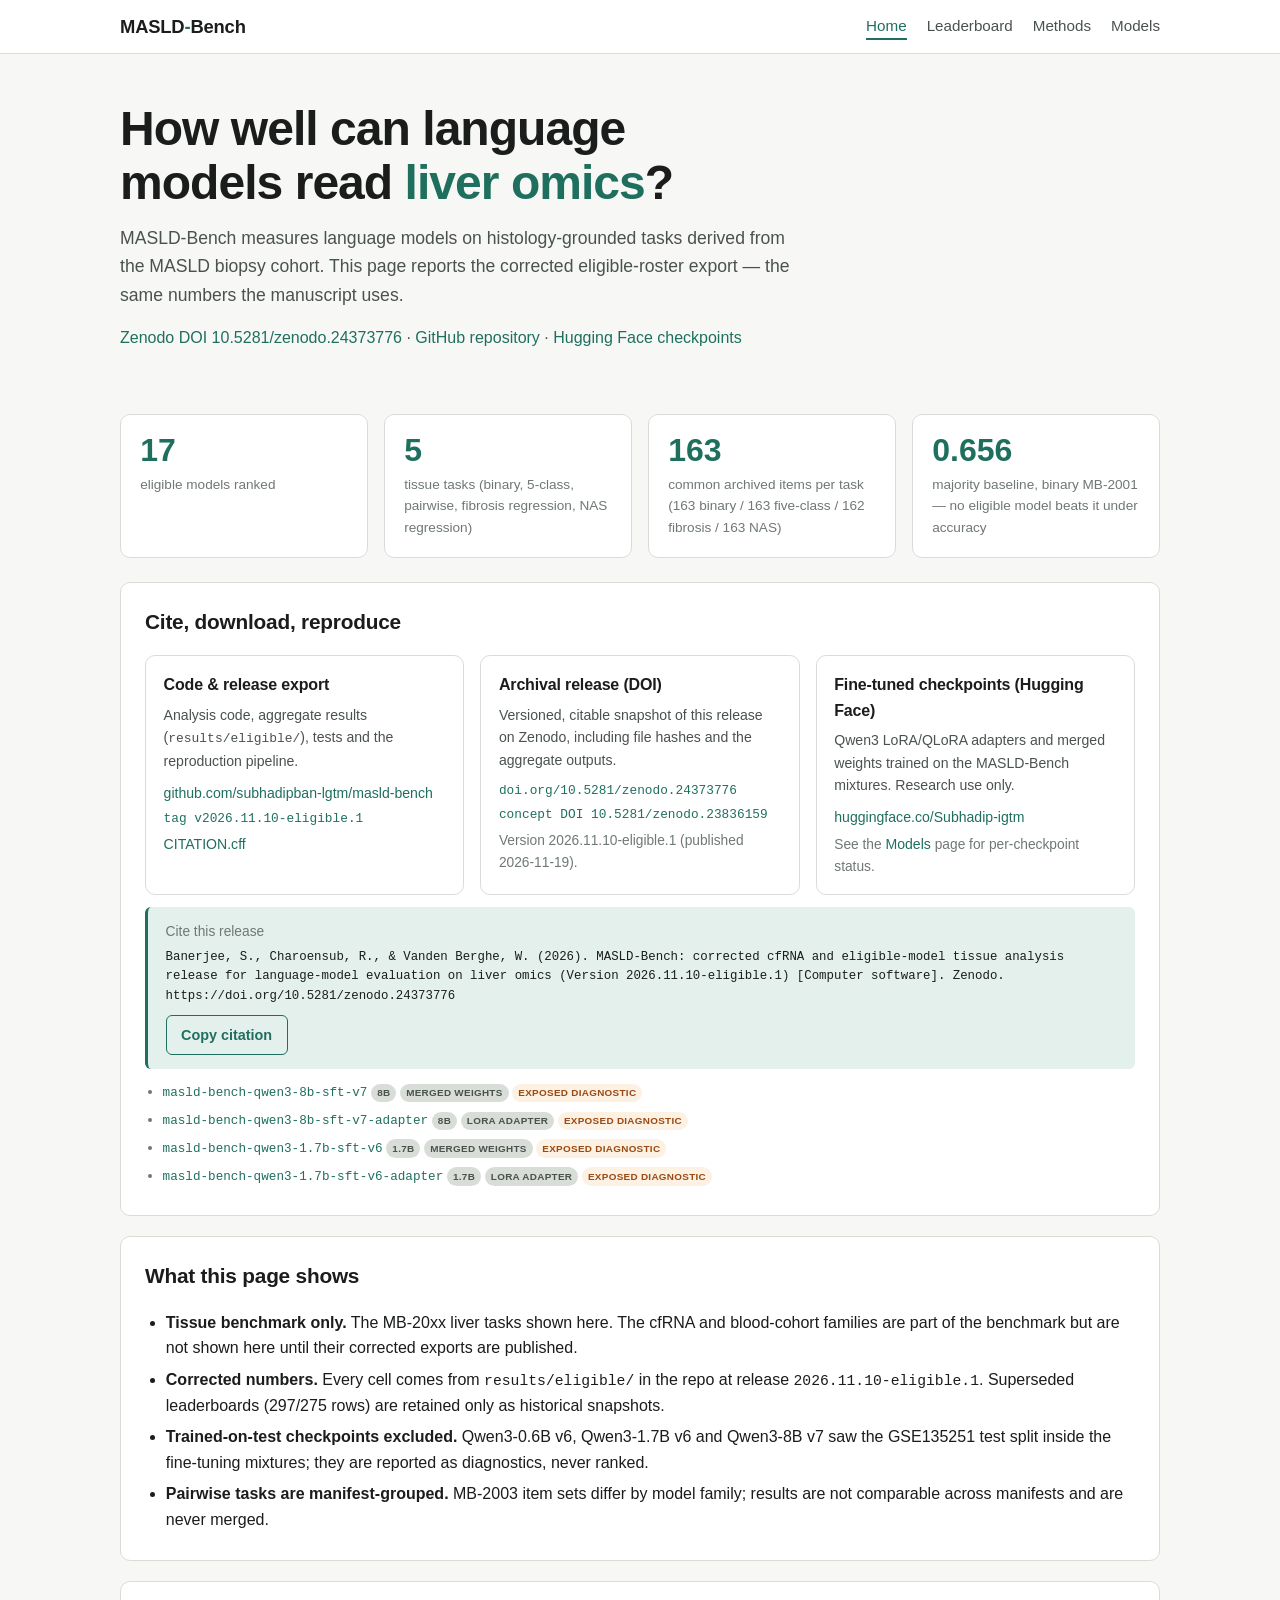
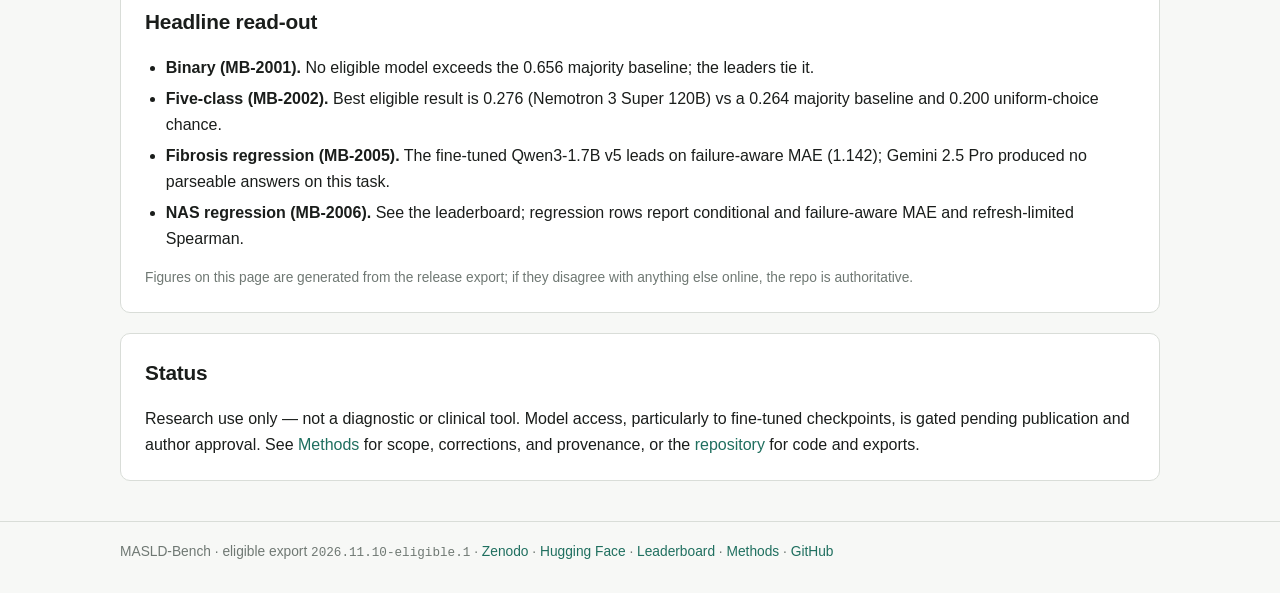
<file: site/index.html>
<!doctype html>
<html lang="en">
<head>
<meta charset="utf-8">
<meta name="viewport" content="width=device-width, initial-scale=1">
<title>MASLD-Bench — histology-grounded omics LLM benchmark</title>
<meta name="description" content="MASLD-Bench: corrected, histology-grounded benchmark for LLM reasoning over liver omics. Eligible-roster leaderboard from export 2026.11.10-eligible.1. Code on GitHub, archival release on Zenodo, fine-tuned checkpoints on Hugging Face.">
<link rel="stylesheet" href="assets/style.css">
</head>
<body data-page="home">
<header class="site">
  <div class="wrap">
    <div class="brand">MASLD<span class="accent">-</span>Bench</div>
    <nav class="site">
      <a href="index.html" data-page="home">Home</a>
      <a href="leaderboard.html" data-page="leaderboard">Leaderboard</a>
      <a href="methods.html" data-page="methods">Methods</a>
      <a href="models.html" data-page="models">Models</a>
    </nav>
  </div>
</header>

<div class="wrap">
  <div class="hero">
    <h1>How well can language models read <span class="accent">liver omics</span>?</h1>
    <p class="lede">MASLD-Bench measures language models on histology-grounded tasks derived from
      the MASLD biopsy cohort. This page reports the corrected eligible-roster export —
      the same numbers the manuscript uses.</p>
    <p class="lede small">
      <a href="https://doi.org/10.5281/zenodo.24373776">Zenodo DOI 10.5281/zenodo.24373776</a> ·
      <a href="https://github.com/subhadipban-lgtm/masld-bench">GitHub repository</a> ·
      <a href="https://huggingface.co/Subhadip-igtm">Hugging Face checkpoints</a>
    </p>
  </div>

  <div class="kpi-row">
    <div class="kpi-card"><div class="kpi">17</div><div class="kpi-note">eligible models ranked</div></div>
    <div class="kpi-card"><div class="kpi">5</div><div class="kpi-note">tissue tasks (binary, 5-class, pairwise, fibrosis regression, NAS regression)</div></div>
    <div class="kpi-card"><div class="kpi">163</div><div class="kpi-note">common archived items per task (163 binary / 163 five-class / 162 fibrosis / 163 NAS)</div></div>
    <div class="kpi-card"><div class="kpi">0.656</div><div class="kpi-note">majority baseline, binary MB-2001 — no eligible model beats it under accuracy</div></div>
  </div>

  <div class="card">
    <h2>Cite, download, reproduce</h2>
    <div data-masld-resources></div>
  </div>

  <div class="card">
    <h2>What this page shows</h2>
    <ul>
      <li><b>Tissue benchmark only.</b> The MB-20xx liver tasks shown here. The cfRNA and blood-cohort families are part of the benchmark but are not shown here until their corrected exports are published.</li>
      <li><b>Corrected numbers.</b> Every cell comes from <code>results/eligible/</code> in the repo at release <span class="mono">2026.11.10-eligible.1</span>. Superseded leaderboards (297/275 rows) are retained only as historical snapshots.</li>
      <li><b>Trained-on-test checkpoints excluded.</b> Qwen3-0.6B v6, Qwen3-1.7B v6 and Qwen3-8B v7 saw the GSE135251 test split inside the fine-tuning mixtures; they are reported as diagnostics, never ranked.</li>
      <li><b>Pairwise tasks are manifest-grouped.</b> MB-2003 item sets differ by model family; results are not comparable across manifests and are never merged.</li>
    </ul>
  </div>

  <div class="card">
    <h2>Headline read-out</h2>
    <ul>
      <li><b>Binary (MB-2001).</b> No eligible model exceeds the 0.656 majority baseline; the leaders tie it.</li>
      <li><b>Five-class (MB-2002).</b> Best eligible result is 0.276 (Nemotron 3 Super 120B) vs a 0.264 majority baseline and 0.200 uniform-choice chance.</li>
      <li><b>Fibrosis regression (MB-2005).</b> The fine-tuned Qwen3-1.7B v5 leads on failure-aware MAE (1.142); Gemini 2.5 Pro produced no parseable answers on this task.</li>
      <li><b>NAS regression (MB-2006).</b> See the leaderboard; regression rows report conditional and failure-aware MAE and refresh-limited Spearman.</li>
    </ul>
    <p class="note">Figures on this page are generated from the release export; if they disagree with anything else online, the repo is authoritative.</p>
  </div>

  <div class="card">
    <h2>Status</h2>
    <p>Research use only — not a diagnostic or clinical tool. Model access, particularly to fine-tuned checkpoints, is gated pending publication and author approval. See <a href="methods.html">Methods</a> for scope, corrections, and provenance, or the <a href="https://github.com/subhadipban-lgtm/masld-bench">repository</a> for code and exports.</p>
  </div>
</div>

<footer class="site">
  <div class="wrap">
    MASLD-Bench · eligible export <span class="mono">2026.11.10-eligible.1</span> ·
    <a href="https://doi.org/10.5281/zenodo.24373776">Zenodo</a> ·
    <a href="https://huggingface.co/Subhadip-igtm">Hugging Face</a> ·
    <a href="leaderboard.html">Leaderboard</a> ·
    <a href="methods.html">Methods</a> ·
    <a href="https://github.com/subhadipban-lgtm/masld-bench">GitHub</a>
  </div>
</footer>
<script src="assets/app.js"></script>
</body>
</html>
</file>
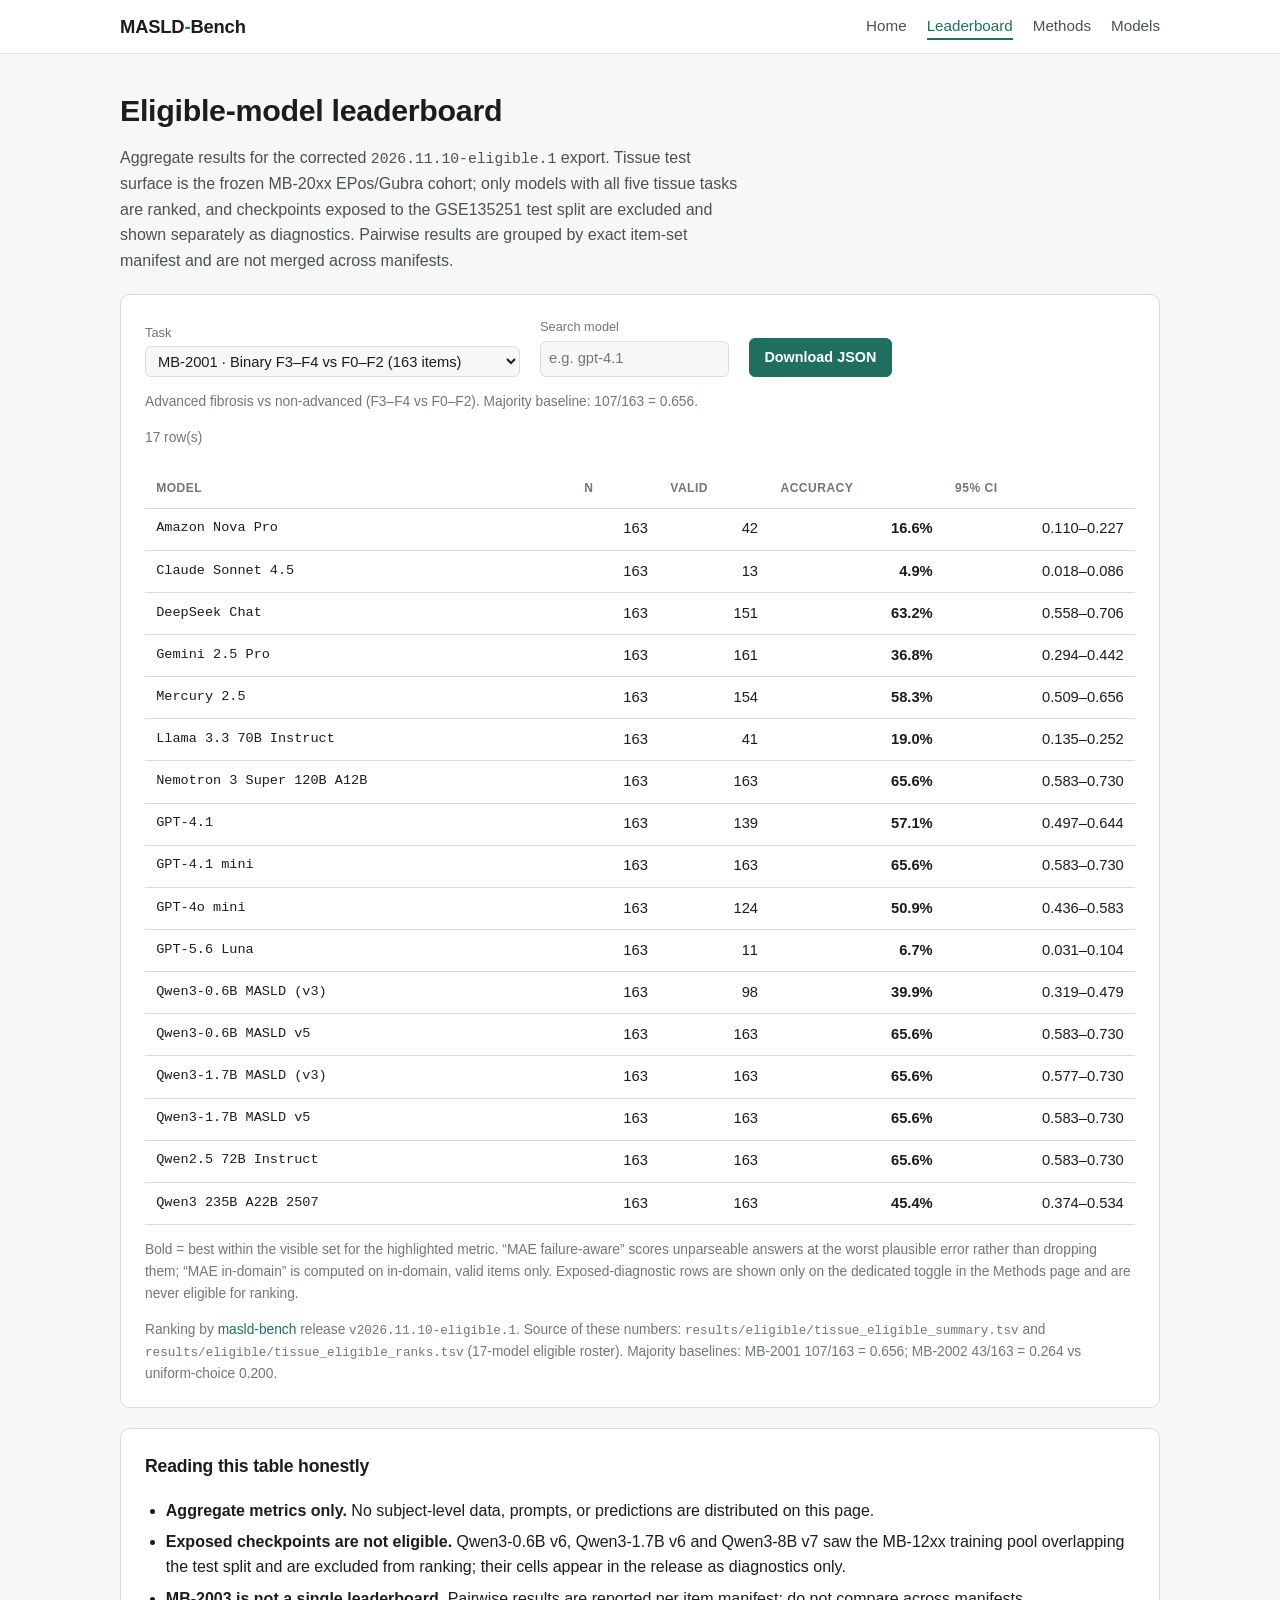
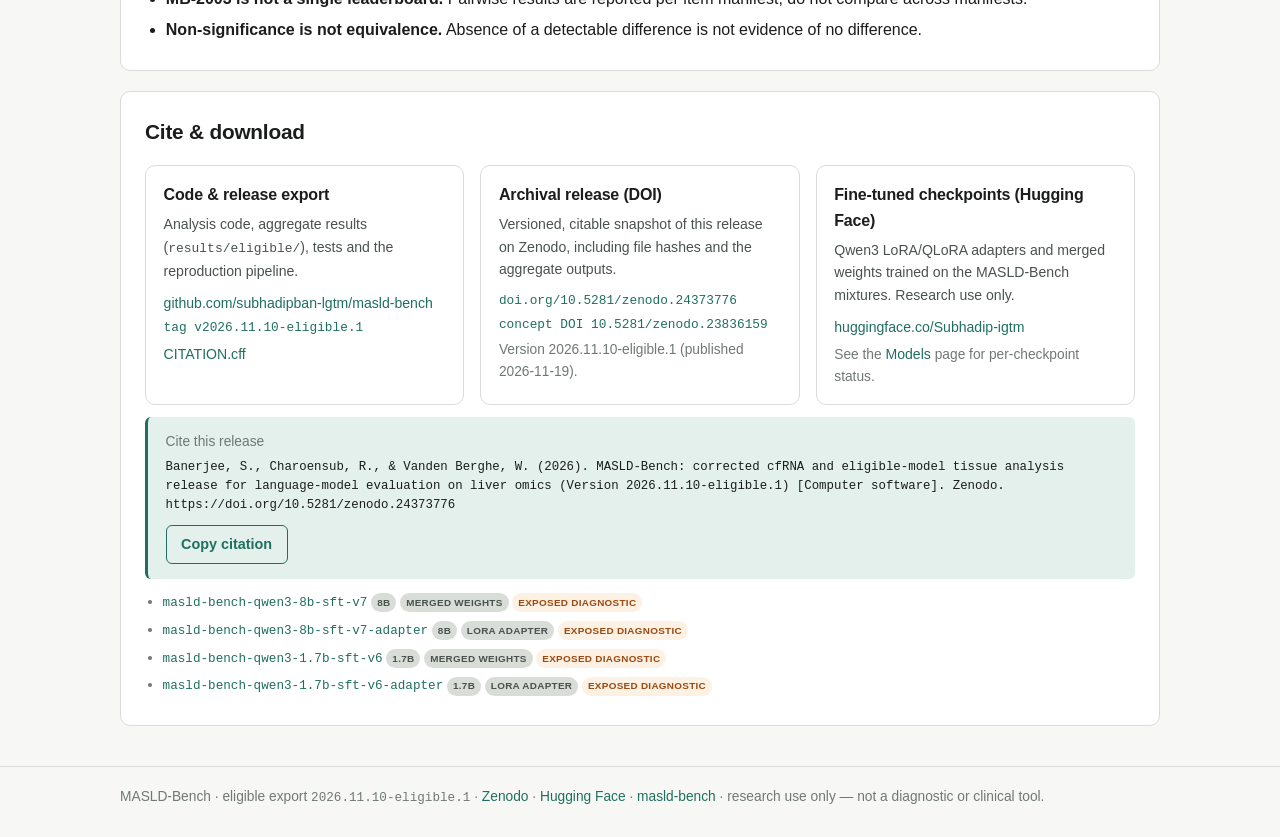
<file: site/leaderboard.html>
<!doctype html>
<html lang="en">
<head>
<meta charset="utf-8">
<meta name="viewport" content="width=device-width, initial-scale=1">
<title>MASLD-Bench — Leaderboard (eligible roster)</title>
<meta name="description" content="Aggregate, aggregate-only results for the MASLD-Bench eligible roster: histology-grounded omics-LLM benchmark, corrected cfRNA and tissue analysis, export 2026.11.10-eligible.1.">
<link rel="stylesheet" href="assets/style.css">
</head>
<body data-page="leaderboard">
<header class="site">
  <div class="wrap">
    <div class="brand">MASLD<span class="accent">-</span>Bench</div>
    <nav class="site">
      <a href="index.html" data-page="home">Home</a>
      <a href="leaderboard.html" data-page="leaderboard">Leaderboard</a>
      <a href="methods.html" data-page="methods">Methods</a>
      <a href="models.html" data-page="models">Models</a>
    </nav>
  </div>
</header>

<div class="wrap">
  <h1>Eligible-model leaderboard</h1>
  <p class="lede small">Aggregate results for the corrected <code>2026.11.10-eligible.1</code>
  export. Tissue test surface is the frozen MB-20xx EPos/Gubra cohort; only models with all five
  tissue tasks are ranked, and checkpoints exposed to the GSE135251 test split are excluded and shown
  separately as diagnostics. Pairwise results are grouped by exact item-set manifest and are not merged
  across manifests.</p>

  <div class="card">
    <div class="filters">
      <label>Task
        <select id="task-select">
          <option value="MB-2001">MB-2001 · Binary F3–F4 vs F0–F2 (163 items)</option>
          <option value="MB-2002">MB-2002 · Five-stage F0–F4 (163 items)</option>
          <option value="MB-2003">MB-2003 · Pairwise comparison (manifest-grouped)</option>
          <option value="MB-2005">MB-2005 · Fibrosis-stage regression (162 items)</option>
          <option value="MB-2006">MB-2006 · NAS regression (163 items)</option>
        </select>
      </label>
      <span id="manifest-wrap" style="display:none">
        <label>Manifest
          <select id="manifest-select">
            <option value="all">All manifests (listed separately)</option>
            <option value="pairwise_manifest_1">manifest 1 — 300 shared items (14 models)</option>
            <option value="pairwise_manifest_2">manifest 2 — 258 in-corpus items (DeepSeek, Nemotron)</option>
            <option value="pairwise_manifest_3">manifest 3 — 414 items (Gemini 2.5 Pro)</option>
          </select>
        </label>
      </span>
      <label>Search model <input id="model-search" type="text" placeholder="e.g. gpt-4.1" size="18"></label>
      <button class="btn" id="export-btn">Download JSON</button>
    </div>
    <p class="note" id="task-note"></p>
    <p class="note" id="lb-count"></p>
    <div class="scroll-x">
      <table>
        <thead><tr id="lb-head"></tr></thead>
        <tbody id="lb-body"></tbody>
      </table>
    </div>
    <p class="note">Bold = best within the visible set for the highlighted metric. “MAE failure-aware” scores
    unparseable answers at the worst plausible error rather than dropping them; “MAE in-domain” is computed on
    in-domain, valid items only. Exposed-diagnostic rows are shown only on the dedicated toggle in the Methods page
    and are never eligible for ranking.</p>
    <p class="note">Ranking by <a href="https://github.com/subhadipban-lgtm/masld-bench">masld-bench</a> release
    <span class="mono">v2026.11.10-eligible.1</span>. Source of these numbers:
    <span class="mono">results/eligible/tissue_eligible_summary.tsv</span> and
    <span class="mono">results/eligible/tissue_eligible_ranks.tsv</span> (17-model eligible roster).
    Majority baselines: MB-2001 107/163 = 0.656; MB-2002 43/163 = 0.264 vs uniform-choice 0.200.</p>
  </div>

  <div class="card">
    <h3>Reading this table honestly</h3>
    <ul>
      <li><b>Aggregate metrics only.</b> No subject-level data, prompts, or predictions are distributed on this page.</li>
      <li><b>Exposed checkpoints are not eligible.</b> Qwen3-0.6B v6, Qwen3-1.7B v6 and Qwen3-8B v7 saw the MB-12xx training pool overlapping the test split and are excluded from ranking; their cells appear in the release as diagnostics only.</li>
      <li><b>MB-2003 is not a single leaderboard.</b> Pairwise results are reported per item manifest; do not compare across manifests.</li>
      <li><b>Non-significance is not equivalence.</b> Absence of a detectable difference is not evidence of no difference.</li>
    </ul>
  </div>

  <div class="card">
    <h2>Cite &amp; download</h2>
    <div data-masld-resources></div>
  </div>
</div>

<footer class="site">
  <div class="wrap">
    MASLD-Bench · eligible export <span class="mono">2026.11.10-eligible.1</span> ·
    <a href="https://doi.org/10.5281/zenodo.24373776">Zenodo</a> ·
    <a href="https://huggingface.co/Subhadip-igtm">Hugging Face</a> ·
    <a href="https://github.com/subhadipban-lgtm/masld-bench">masld-bench</a> ·
    research use only — not a diagnostic or clinical tool.
  </div>
</footer>
<script src="assets/app.js"></script>
<script>
window.MASLD_DATA = null;
var xhr = new XMLHttpRequest();
xhr.open("GET", "assets/leaderboard.json", false);
xhr.send(null);
if (xhr.status === 200) { window.MASLD_DATA = JSON.parse(xhr.responseText); }
</script>
</body>
</html>
</file>
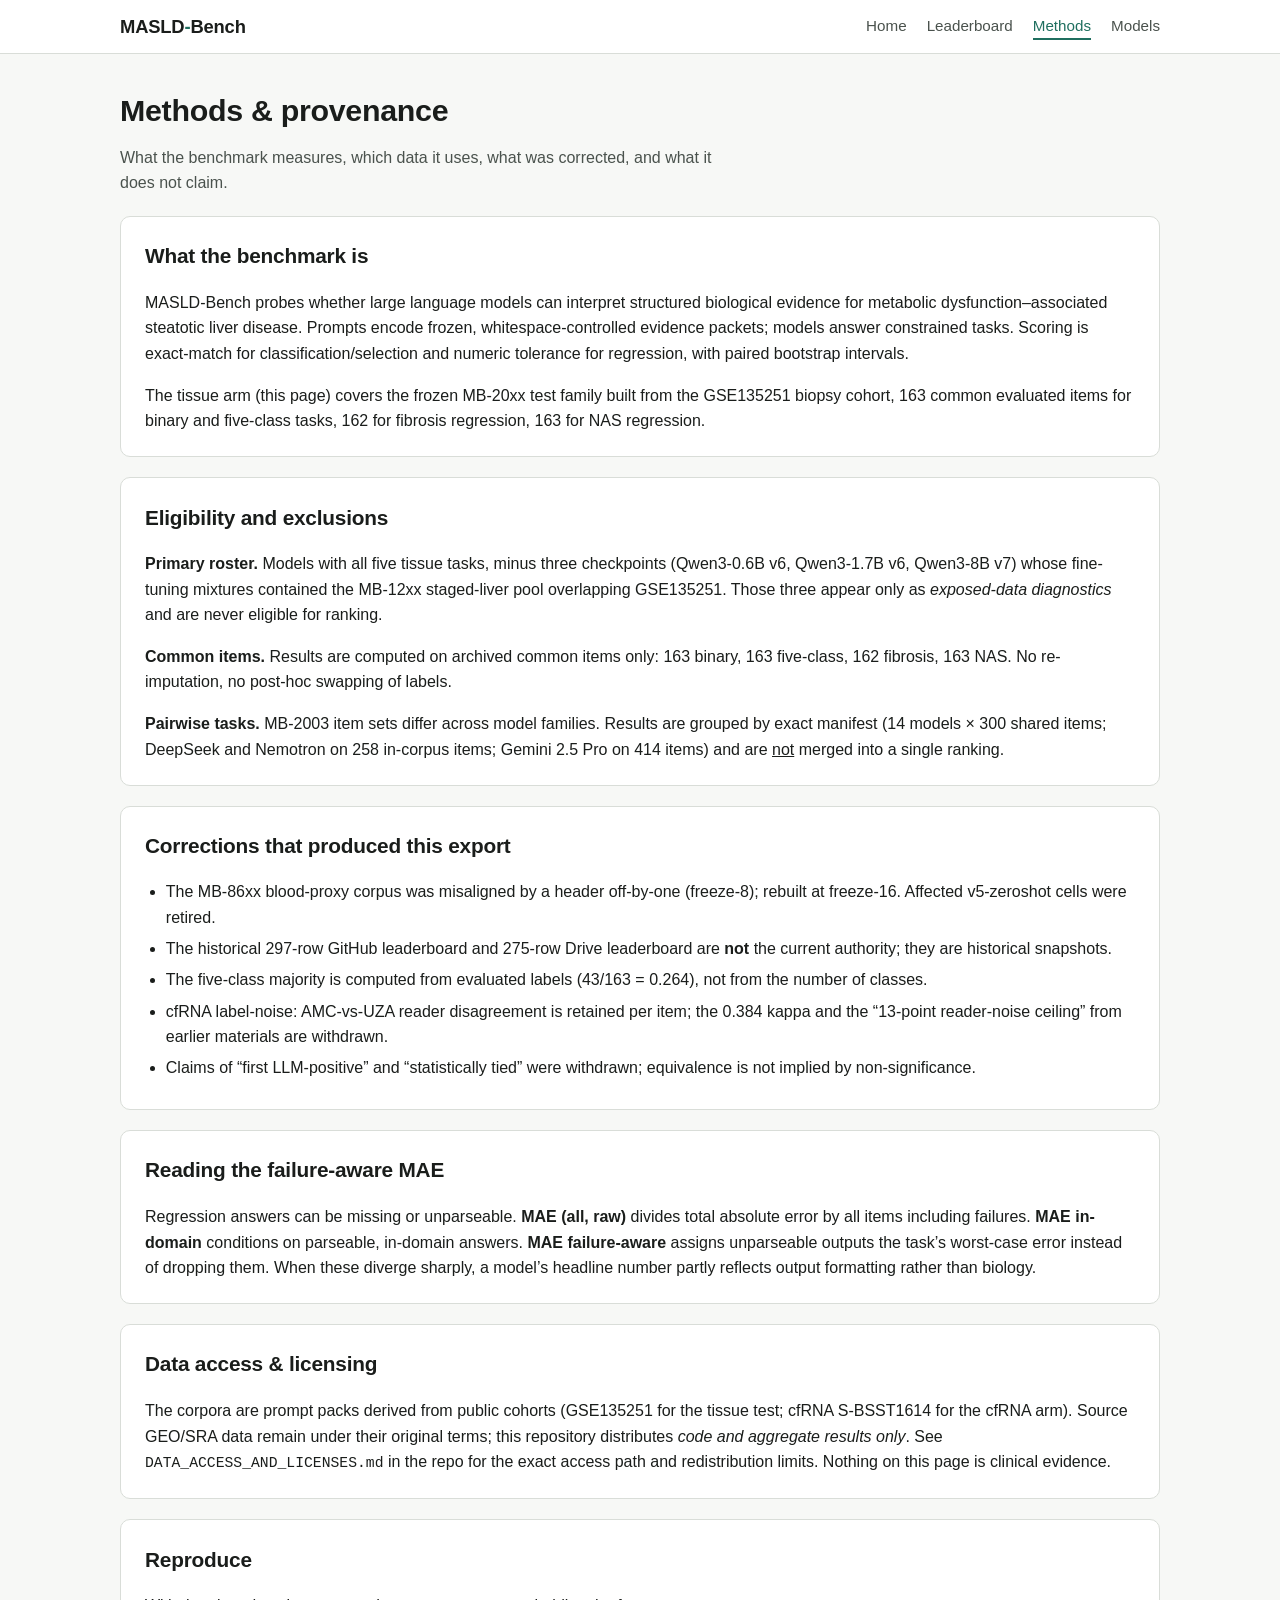
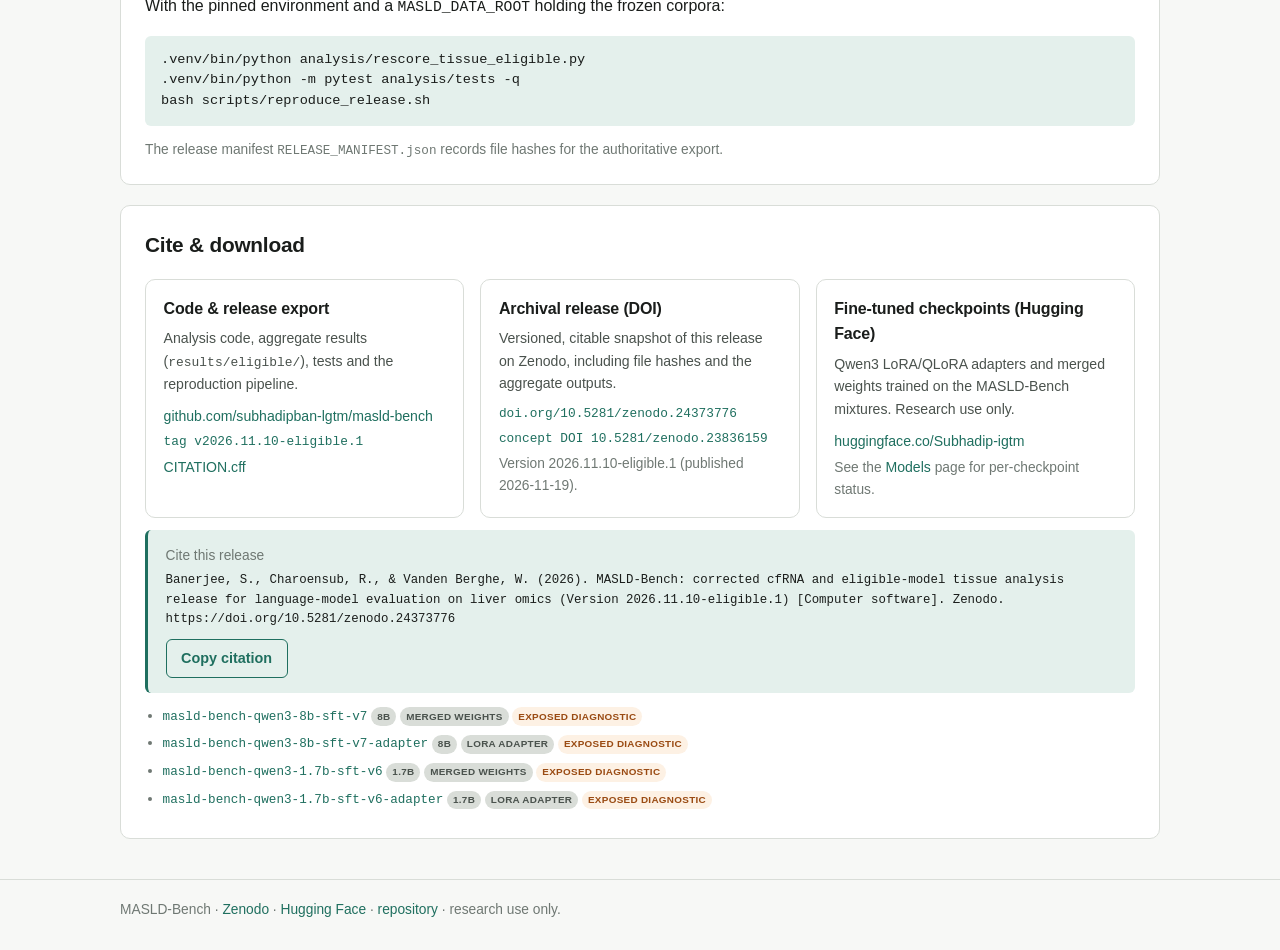
<file: site/methods.html>
<!doctype html>
<html lang="en">
<head>
<meta charset="utf-8">
<meta name="viewport" content="width=device-width, initial-scale=1">
<title>MASLD-Bench — Methods &amp; provenance</title>
<meta name="description" content="What MASLD-Bench measures, eligibility rules, corrections, provenance and reproduction steps. Citable release on Zenodo; code on GitHub; checkpoints on Hugging Face.">
<link rel="stylesheet" href="assets/style.css">
</head>
<body data-page="methods">
<header class="site">
  <div class="wrap">
    <div class="brand">MASLD<span class="accent">-</span>Bench</div>
    <nav class="site">
      <a href="index.html" data-page="home">Home</a>
      <a href="leaderboard.html" data-page="leaderboard">Leaderboard</a>
      <a href="methods.html" data-page="methods">Methods</a>
      <a href="models.html" data-page="models">Models</a>
    </nav>
  </div>
</header>

<div class="wrap">
  <h1>Methods &amp; provenance</h1>
  <p class="lede small">What the benchmark measures, which data it uses, what was corrected, and what it does not claim.</p>

  <div class="card">
    <h2>What the benchmark is</h2>
    <p>MASLD-Bench probes whether large language models can interpret structured biological evidence for metabolic dysfunction–associated steatotic liver disease. Prompts encode frozen, whitespace-controlled evidence packets; models answer constrained tasks. Scoring is exact-match for classification/selection and numeric tolerance for regression, with paired bootstrap intervals.</p>
    <p>The tissue arm (this page) covers the frozen MB-20xx test family built from the GSE135251 biopsy cohort, 163 common evaluated items for binary and five-class tasks, 162 for fibrosis regression, 163 for NAS regression.</p>
  </div>

  <div class="card">
    <h2>Eligibility and exclusions</h2>
    <p><b>Primary roster.</b> Models with all five tissue tasks, minus three checkpoints (Qwen3-0.6B v6, Qwen3-1.7B v6, Qwen3-8B v7) whose fine-tuning mixtures contained the MB-12xx staged-liver pool overlapping GSE135251. Those three appear only as <em>exposed-data diagnostics</em> and are never eligible for ranking.</p>
    <p><b>Common items.</b> Results are computed on archived common items only: 163 binary, 163 five-class, 162 fibrosis, 163 NAS. No re-imputation, no post-hoc swapping of labels.</p>
    <p><b>Pairwise tasks.</b> MB-2003 item sets differ across model families. Results are grouped by exact manifest (14 models × 300 shared items; DeepSeek and Nemotron on 258 in-corpus items; Gemini 2.5 Pro on 414 items) and are <u>not</u> merged into a single ranking.</p>
  </div>

  <div class="card">
    <h2>Corrections that produced this export</h2>
    <ul>
      <li>The MB-86xx blood-proxy corpus was misaligned by a header off-by-one (freeze-8); rebuilt at freeze-16. Affected v5-zeroshot cells were retired.</li>
      <li>The historical 297-row GitHub leaderboard and 275-row Drive leaderboard are <b>not</b> the current authority; they are historical snapshots.</li>
      <li>The five-class majority is computed from evaluated labels (43/163 = 0.264), not from the number of classes.</li>
      <li>cfRNA label-noise: AMC-vs-UZA reader disagreement is retained per item; the 0.384 kappa and the &ldquo;13-point reader-noise ceiling&rdquo; from earlier materials are withdrawn.</li>
      <li>Claims of &ldquo;first LLM-positive&rdquo; and &ldquo;statistically tied&rdquo; were withdrawn; equivalence is not implied by non-significance.</li>
    </ul>
  </div>

  <div class="card">
    <h2>Reading the failure-aware MAE</h2>
    <p>Regression answers can be missing or unparseable. <b>MAE (all, raw)</b> divides total absolute error by all items including failures. <b>MAE in-domain</b> conditions on parseable, in-domain answers. <b>MAE failure-aware</b> assigns unparseable outputs the task’s worst-case error instead of dropping them. When these diverge sharply, a model’s headline number partly reflects output formatting rather than biology.</p>
  </div>

  <div class="card">
    <h2>Data access &amp; licensing</h2>
    <p>The corpora are prompt packs derived from public cohorts (GSE135251 for the tissue test; cfRNA S-BSST1614 for the cfRNA arm). Source GEO/SRA data remain under their original terms; this repository distributes <em>code and aggregate results only</em>. See <code>DATA_ACCESS_AND_LICENSES.md</code> in the repo for the exact access path and redistribution limits. Nothing on this page is clinical evidence.</p>
  </div>

  <div class="card">
    <h2>Reproduce</h2>
    <p>With the pinned environment and a <code>MASLD_DATA_ROOT</code> holding the frozen corpora:</p>
    <pre class="mono" style="white-space:pre-wrap">.venv/bin/python analysis/rescore_tissue_eligible.py
.venv/bin/python -m pytest analysis/tests -q
bash scripts/reproduce_release.sh</pre>
    <p class="note">The release manifest <code>RELEASE_MANIFEST.json</code> records file hashes for the authoritative export.</p>
  </div>

  <div class="card">
    <h2>Cite &amp; download</h2>
    <div data-masld-resources></div>
  </div>
</div>

<footer class="site">
  <div class="wrap">MASLD-Bench · <a href="https://doi.org/10.5281/zenodo.24373776">Zenodo</a> · <a href="https://huggingface.co/Subhadip-igtm">Hugging Face</a> · <a href="https://github.com/subhadipban-lgtm/masld-bench">repository</a> · research use only.</div>
</footer>
<script src="assets/app.js"></script>
</body>
</html>
</file>
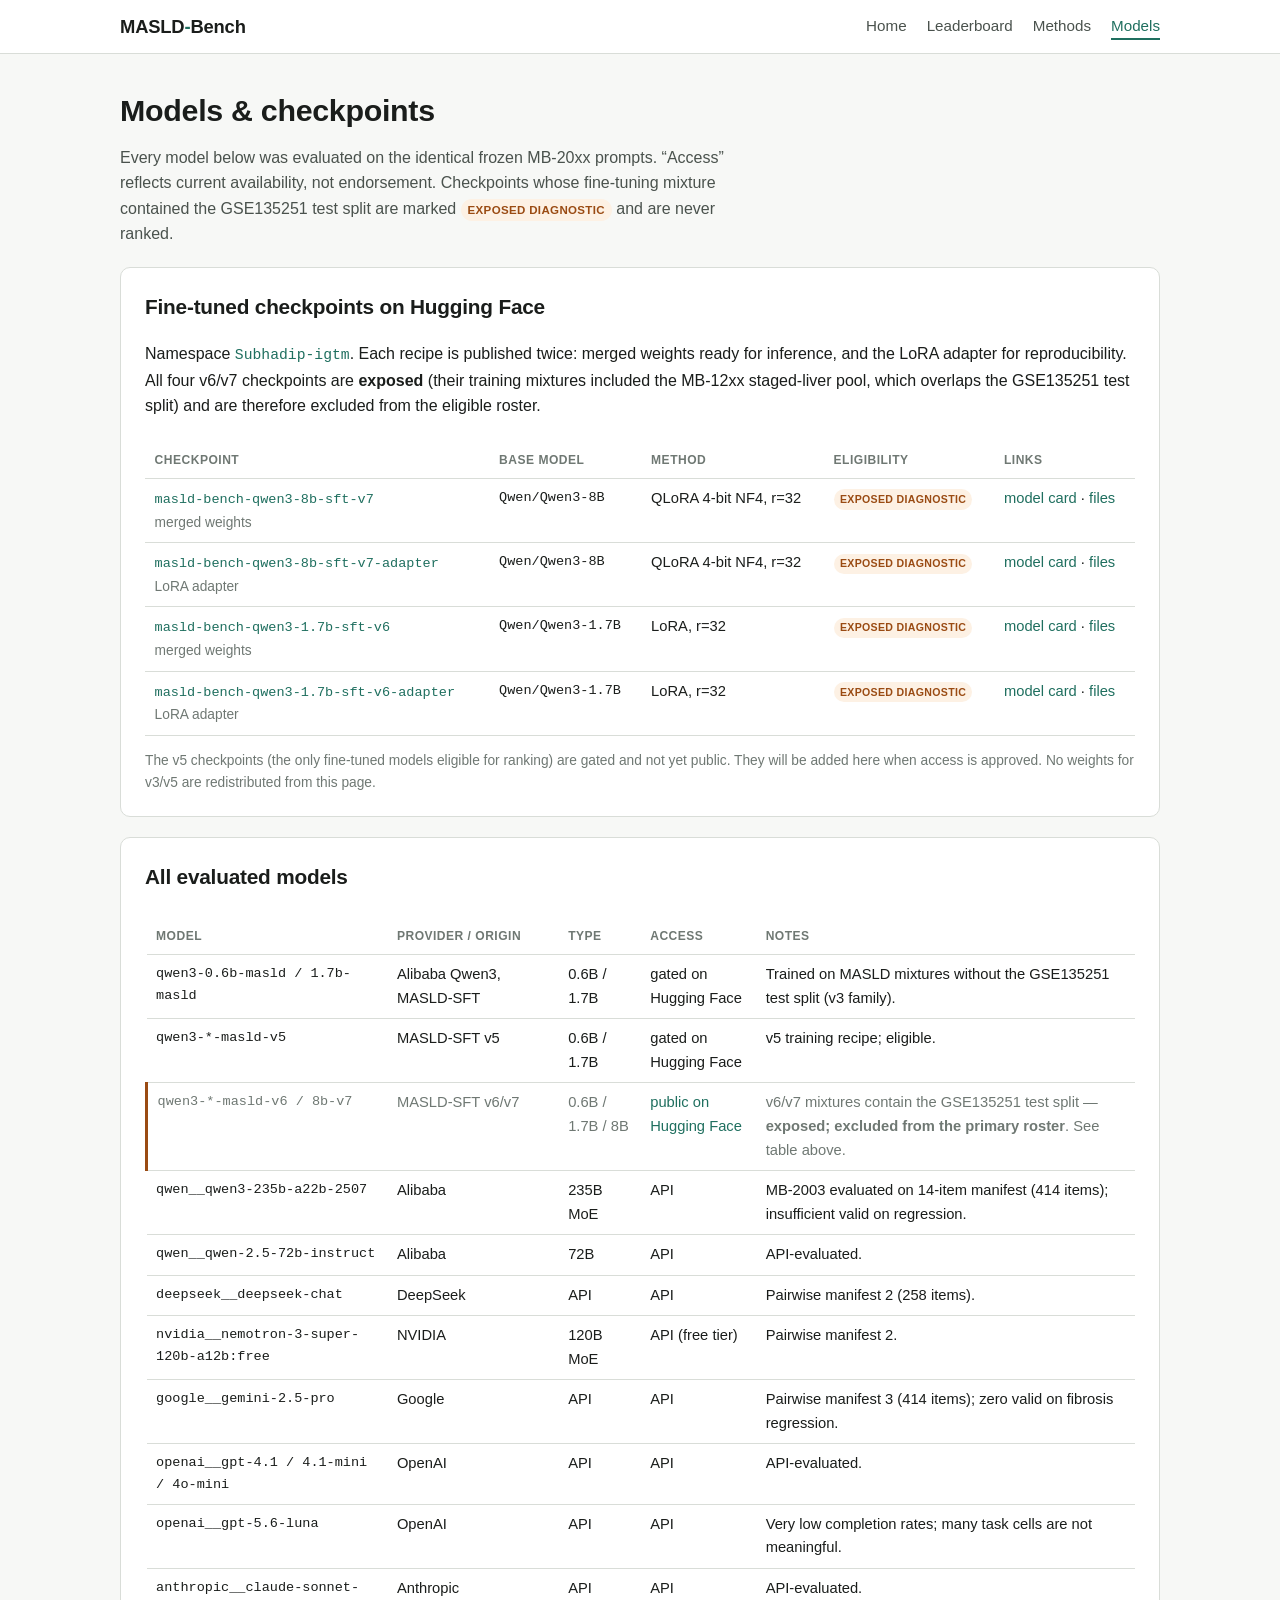
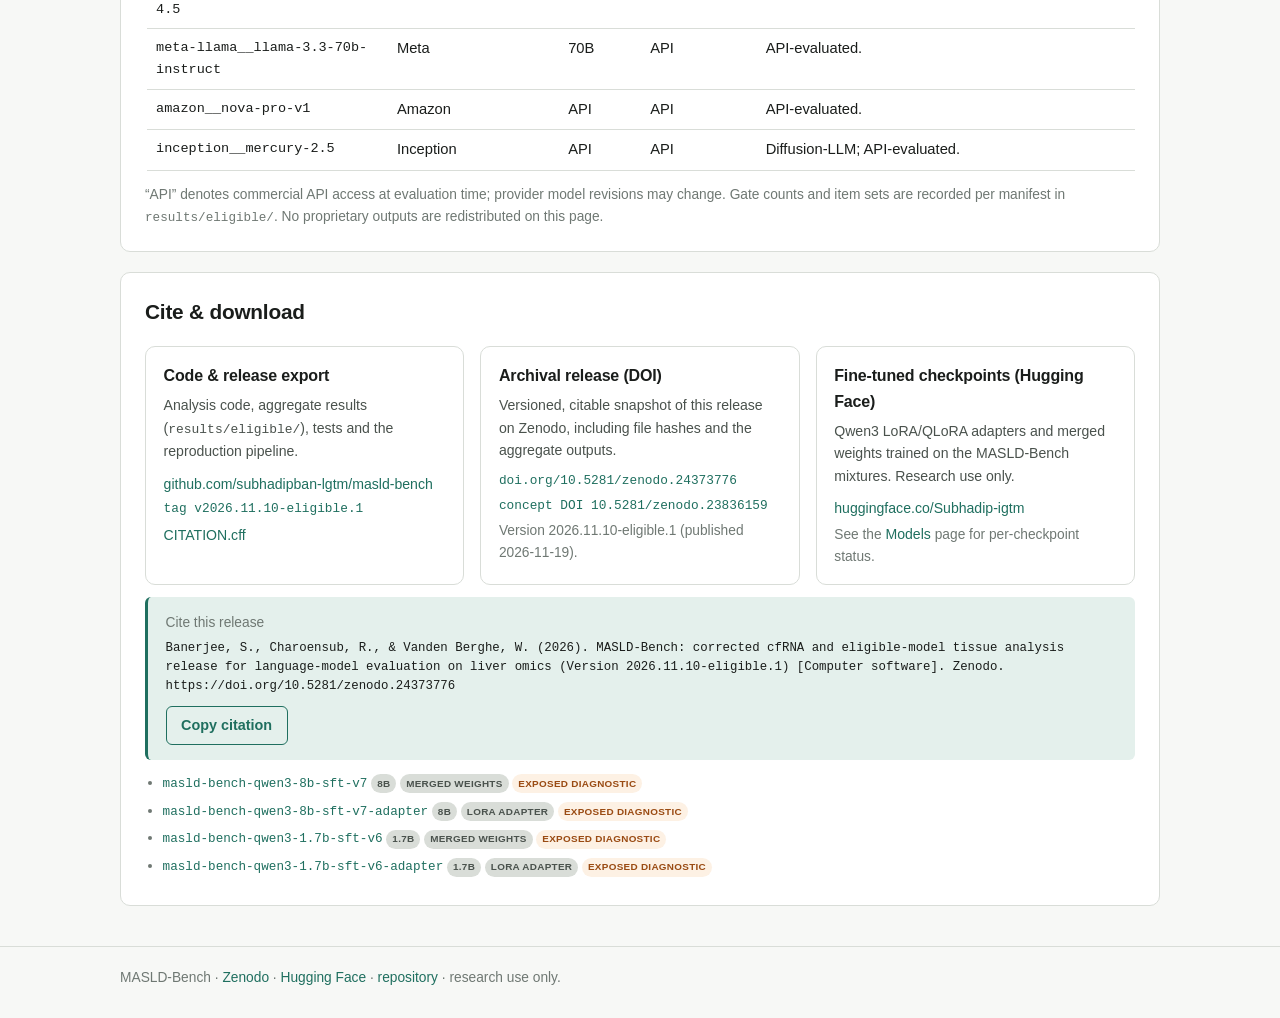
<file: site/models.html>
<!doctype html>
<html lang="en">
<head>
<meta charset="utf-8">
<meta name="viewport" content="width=device-width, initial-scale=1">
<title>MASLD-Bench — Models &amp; checkpoints</title>
<meta name="description" content="Every model evaluated on MASLD-Bench, with provider, access route and eligibility status. Fine-tuned Qwen3 checkpoints are hosted on Hugging Face (Subhadip-igtm).">
<link rel="stylesheet" href="assets/style.css">
</head>
<body data-page="models">
<header class="site">
  <div class="wrap">
    <div class="brand">MASLD<span class="accent">-</span>Bench</div>
    <nav class="site">
      <a href="index.html" data-page="home">Home</a>
      <a href="leaderboard.html" data-page="leaderboard">Leaderboard</a>
      <a href="methods.html" data-page="methods">Methods</a>
      <a href="models.html" data-page="models">Models</a>
    </nav>
  </div>
</header>

<div class="wrap">
  <h1>Models &amp; checkpoints</h1>
  <p class="lede small">Every model below was evaluated on the identical frozen MB-20xx prompts. “Access” reflects current availability, not endorsement.
  Checkpoints whose fine-tuning mixture contained the GSE135251 test split are marked <span class="pill warn">exposed diagnostic</span> and are never ranked.</p>

  <div class="card">
    <h2>Fine-tuned checkpoints on Hugging Face</h2>
    <p class="small">Namespace <a href="https://huggingface.co/Subhadip-igtm" class="mono">Subhadip-igtm</a>. Each recipe is published twice: merged weights ready for inference, and the LoRA adapter for reproducibility. All four v6/v7 checkpoints are <b>exposed</b> (their training mixtures included the MB-12xx staged-liver pool, which overlaps the GSE135251 test split) and are therefore excluded from the eligible roster.</p>
    <div class="scroll-x">
    <table class="compact">
      <thead><tr><th>Checkpoint</th><th>Base model</th><th>Method</th><th>Eligibility</th><th>Links</th></tr></thead>
      <tbody>
        <tr>
          <td><a href="https://huggingface.co/Subhadip-igtm/masld-bench-qwen3-8b-sft-v7" class="mono">masld-bench-qwen3-8b-sft-v7</a><br><span class="note">merged weights</span></td>
          <td class="mono">Qwen/Qwen3-8B</td><td>QLoRA 4-bit NF4, r=32</td>
          <td><span class="pill warn">exposed diagnostic</span></td>
          <td><a href="https://huggingface.co/Subhadip-igtm/masld-bench-qwen3-8b-sft-v7">model card</a> · <a href="https://huggingface.co/Subhadip-igtm/masld-bench-qwen3-8b-sft-v7/tree/main">files</a></td>
        </tr>
        <tr>
          <td><a href="https://huggingface.co/Subhadip-igtm/masld-bench-qwen3-8b-sft-v7-adapter" class="mono">masld-bench-qwen3-8b-sft-v7-adapter</a><br><span class="note">LoRA adapter</span></td>
          <td class="mono">Qwen/Qwen3-8B</td><td>QLoRA 4-bit NF4, r=32</td>
          <td><span class="pill warn">exposed diagnostic</span></td>
          <td><a href="https://huggingface.co/Subhadip-igtm/masld-bench-qwen3-8b-sft-v7-adapter">model card</a> · <a href="https://huggingface.co/Subhadip-igtm/masld-bench-qwen3-8b-sft-v7-adapter/tree/main">files</a></td>
        </tr>
        <tr>
          <td><a href="https://huggingface.co/Subhadip-igtm/masld-bench-qwen3-1.7b-sft-v6" class="mono">masld-bench-qwen3-1.7b-sft-v6</a><br><span class="note">merged weights</span></td>
          <td class="mono">Qwen/Qwen3-1.7B</td><td>LoRA, r=32</td>
          <td><span class="pill warn">exposed diagnostic</span></td>
          <td><a href="https://huggingface.co/Subhadip-igtm/masld-bench-qwen3-1.7b-sft-v6">model card</a> · <a href="https://huggingface.co/Subhadip-igtm/masld-bench-qwen3-1.7b-sft-v6/tree/main">files</a></td>
        </tr>
        <tr>
          <td><a href="https://huggingface.co/Subhadip-igtm/masld-bench-qwen3-1.7b-sft-v6-adapter" class="mono">masld-bench-qwen3-1.7b-sft-v6-adapter</a><br><span class="note">LoRA adapter</span></td>
          <td class="mono">Qwen/Qwen3-1.7B</td><td>LoRA, r=32</td>
          <td><span class="pill warn">exposed diagnostic</span></td>
          <td><a href="https://huggingface.co/Subhadip-igtm/masld-bench-qwen3-1.7b-sft-v6-adapter">model card</a> · <a href="https://huggingface.co/Subhadip-igtm/masld-bench-qwen3-1.7b-sft-v6-adapter/tree/main">files</a></td>
        </tr>
      </tbody>
    </table>
    </div>
    <p class="note">The v5 checkpoints (the only fine-tuned models eligible for ranking) are gated and not yet public. They will be added here when access is approved. No weights for v3/v5 are redistributed from this page.</p>
  </div>

  <div class="card">
    <h2>All evaluated models</h2>
    <div class="scroll-x">
    <table class="compact">
      <thead><tr><th>Model</th><th>Provider / origin</th><th>Type</th><th>Access</th><th>Notes</th></tr></thead>
      <tbody>
        <tr><td class="mono">qwen3-0.6b-masld / 1.7b-masld</td><td>Alibaba Qwen3, MASLD-SFT</td><td>0.6B / 1.7B</td><td>gated on Hugging Face</td><td>Trained on MASLD mixtures without the GSE135251 test split (v3 family).</td></tr>
        <tr><td class="mono">qwen3-*-masld-v5</td><td>MASLD-SFT v5</td><td>0.6B / 1.7B</td><td>gated on Hugging Face</td><td>v5 training recipe; eligible.</td></tr>
        <tr class="exposed"><td class="mono">qwen3-*-masld-v6 / 8b-v7</td><td>MASLD-SFT v6/v7</td><td>0.6B / 1.7B / 8B</td><td><a href="https://huggingface.co/Subhadip-igtm">public on Hugging Face</a></td><td>v6/v7 mixtures contain the GSE135251 test split — <b>exposed; excluded from the primary roster</b>. See table above.</td></tr>
        <tr><td class="mono">qwen__qwen3-235b-a22b-2507</td><td>Alibaba</td><td>235B MoE</td><td>API</td><td>MB-2003 evaluated on 14-item manifest (414 items); insufficient valid on regression.</td></tr>
        <tr><td class="mono">qwen__qwen-2.5-72b-instruct</td><td>Alibaba</td><td>72B</td><td>API</td><td>API-evaluated.</td></tr>
        <tr><td class="mono">deepseek__deepseek-chat</td><td>DeepSeek</td><td>API</td><td>API</td><td>Pairwise manifest 2 (258 items).</td></tr>
        <tr><td class="mono">nvidia__nemotron-3-super-120b-a12b:free</td><td>NVIDIA</td><td>120B MoE</td><td>API (free tier)</td><td>Pairwise manifest 2.</td></tr>
        <tr><td class="mono">google__gemini-2.5-pro</td><td>Google</td><td>API</td><td>API</td><td>Pairwise manifest 3 (414 items); zero valid on fibrosis regression.</td></tr>
        <tr><td class="mono">openai__gpt-4.1 / 4.1-mini / 4o-mini</td><td>OpenAI</td><td>API</td><td>API</td><td>API-evaluated.</td></tr>
        <tr><td class="mono">openai__gpt-5.6-luna</td><td>OpenAI</td><td>API</td><td>API</td><td>Very low completion rates; many task cells are not meaningful.</td></tr>
        <tr><td class="mono">anthropic__claude-sonnet-4.5</td><td>Anthropic</td><td>API</td><td>API</td><td>API-evaluated.</td></tr>
        <tr><td class="mono">meta-llama__llama-3.3-70b-instruct</td><td>Meta</td><td>70B</td><td>API</td><td>API-evaluated.</td></tr>
        <tr><td class="mono">amazon__nova-pro-v1</td><td>Amazon</td><td>API</td><td>API</td><td>API-evaluated.</td></tr>
        <tr><td class="mono">inception__mercury-2.5</td><td>Inception</td><td>API</td><td>API</td><td>Diffusion-LLM; API-evaluated.</td></tr>
      </tbody>
    </table>
    </div>
    <p class="note">“API” denotes commercial API access at evaluation time; provider model revisions may change. Gate counts and item sets are recorded per manifest in <code>results/eligible/</code>. No proprietary outputs are redistributed on this page.</p>
  </div>

  <div class="card">
    <h2>Cite &amp; download</h2>
    <div data-masld-resources></div>
  </div>
</div>

<footer class="site">
  <div class="wrap">MASLD-Bench · <a href="https://doi.org/10.5281/zenodo.24373776">Zenodo</a> · <a href="https://huggingface.co/Subhadip-igtm">Hugging Face</a> · <a href="https://github.com/subhadipban-lgtm/masld-bench">repository</a> · research use only.</div>
</footer>
<script src="assets/app.js"></script>
</body>
</html>
</file>
<file: site/assets/style.css>
/*! MASLD-Bench site stylesheet */
:root {
  --bg: #f7f8f6;
  --bg-card: #ffffff;
  --ink: #1a1d1b;
  --ink-soft: #4a524d;
  --ink-faint: #6f7873;
  --line: #d9ddd8;
  --accent: #1f6f5f;
  --accent-soft: #e4f0ec;
  --accent-warn: #9a4b13;
  --accent-warn-soft: #fdf1e4;
  --mono: "SFMono-Regular", "JetBrains Mono", Menlo, Consolas, monospace;
}
@media (prefers-color-scheme: dark) {
  :root {
    --bg: #141615;
    --bg-card: #1c1f1e;
    --ink: #e6e9e7;
    --ink-soft: #b7bfba;
    --ink-faint: #8e9792;
    --line: #2e3331;
    --accent: #6fd1bd;
    --accent-soft: #1f2d2a;
    --accent-warn: #e5a06a;
    --accent-warn-soft: #3a2a1c;
  }
}
* { box-sizing: border-box; }
html { scroll-behavior: smooth; }
body {
  margin: 0;
  font-family: -apple-system, BlinkMacSystemFont, "Segoe UI", Roboto, "Helvetica Neue", Arial, sans-serif;
  background: var(--bg);
  color: var(--ink);
  line-height: 1.6;
}
a { color: var(--accent); text-decoration: none; }
a:hover { text-decoration: underline; }
code, .mono { font-family: var(--mono); font-size: 0.92em; }
pre.mono {
  background: var(--accent-soft);
  padding: 0.9rem 1rem;
  border-radius: 6px;
  overflow-x: auto;
  font-size: 0.85em;
  line-height: 1.5;
}
.wrap { max-width: 1080px; margin: 0 auto; padding: 0 1.25rem; }

/* Header */
header.site {
  border-bottom: 1px solid var(--line);
  background: var(--bg-card);
  position: sticky;
  top: 0;
  z-index: 10;
}
header.site .wrap {
  display: flex;
  align-items: center;
  justify-content: space-between;
  flex-wrap: wrap;
  gap: 0.5rem;
  padding-top: 0.75rem;
  padding-bottom: 0.75rem;
}
.brand { font-weight: 700; letter-spacing: -0.01em; font-size: 1.15rem; }
.brand .accent { color: var(--accent); }
nav.site { display: flex; gap: 1.25rem; flex-wrap: wrap; }
nav.site a { color: var(--ink-soft); font-weight: 500; font-size: 0.95rem; }
nav.site a:hover { color: var(--accent); text-decoration: none; }
nav.site a.active { color: var(--accent); border-bottom: 2px solid var(--accent); }

/* Hero */
.hero { padding: 3rem 0 1.5rem; }
.hero h1 {
  font-size: clamp(1.9rem, 4.5vw, 3rem);
  line-height: 1.12;
  letter-spacing: -0.02em;
  margin: 0 0 0.9rem;
  max-width: 22ch;
}
.hero .accent { color: var(--accent); }
.lede { font-size: 1.1rem; color: var(--ink-soft); max-width: 70ch; margin: 0 0 1rem; }
.lede.small { font-size: 1rem; }

/* KPI row */
.kpi-row {
  display: grid;
  grid-template-columns: repeat(auto-fit, minmax(200px, 1fr));
  gap: 1rem;
  margin: 1.5rem 0;
}
.kpi-card {
  background: var(--bg-card);
  border: 1px solid var(--line);
  border-radius: 10px;
  padding: 1.1rem 1.2rem;
}
.kpi { font-size: 2rem; font-weight: 700; color: var(--accent); line-height: 1.1; }
.kpi-note { font-size: 0.85rem; color: var(--ink-faint); margin-top: 0.35rem; }

/* Cards */
.card {
  background: var(--bg-card);
  border: 1px solid var(--line);
  border-radius: 10px;
  padding: 1.4rem 1.5rem;
  margin: 1.25rem 0;
}
.card h2, .card h3 { margin-top: 0; letter-spacing: -0.01em; }
.card h2 { font-size: 1.3rem; }
.card h3 { font-size: 1.1rem; }
.card p:last-child, .card ul:last-child, .card ol:last-child { margin-bottom: 0; }
.card ul, .card ol { padding-left: 1.3rem; }
.card li { margin: 0.35rem 0; }
.card table { margin-top: 0.5rem; }

/* Generic page H1 */
.wrap > h1 { font-size: 1.9rem; letter-spacing: -0.01em; margin: 2rem 0 0.6rem; }

/* Tables */
.scroll-x { overflow-x: auto; -webkit-overflow-scrolling: touch; }
table { width: 100%; border-collapse: collapse; font-size: 0.92em; }
th, td { text-align: left; padding: 0.55rem 0.7rem; border-bottom: 1px solid var(--line); vertical-align: top; }
th { color: var(--ink-faint); font-weight: 600; font-size: 0.82em; text-transform: uppercase; letter-spacing: 0.04em; white-space: nowrap; }
tbody tr:hover { background: var(--accent-soft); }
table.compact th, table.compact td { padding: 0.5rem 0.6rem; }
td.num { text-align: right; font-variant-numeric: tabular-nums; white-space: nowrap; }
td.best { font-weight: 700; color: var(--accent); }

/* Pills / badges */
.pill {
  display: inline-block;
  font-size: 0.72em;
  font-weight: 600;
  letter-spacing: 0.03em;
  text-transform: uppercase;
  padding: 0.15em 0.6em;
  border-radius: 999px;
  background: var(--accent-soft);
  color: var(--accent);
  white-space: nowrap;
}
.pill.warn { background: var(--accent-warn-soft); color: var(--accent-warn); }
.pill.muted { background: var(--line); color: var(--ink-soft); }
.badge {
  display: inline-block;
  font-size: 0.75em;
  font-weight: 600;
  padding: 0.15em 0.55em;
  border-radius: 4px;
  background: var(--accent-soft);
  color: var(--accent);
}

/* Exposed-diagnostic rows */
tr.exposed td { color: var(--ink-faint); }
tr.exposed td:first-child { border-left: 3px solid var(--accent-warn); }

/* Filters */
.filters {
  display: flex;
  flex-wrap: wrap;
  gap: 0.75rem 1.25rem;
  align-items: flex-end;
  margin-bottom: 0.75rem;
}
.filters label { display: flex; flex-direction: column; font-size: 0.8rem; color: var(--ink-faint); gap: 0.2rem; }
select, input[type="text"] {
  font: inherit;
  font-size: 0.92rem;
  padding: 0.35rem 0.5rem;
  border: 1px solid var(--line);
  border-radius: 6px;
  background: var(--bg);
  color: var(--ink);
}
.btn {
  font: inherit;
  font-size: 0.9rem;
  font-weight: 600;
  padding: 0.45rem 0.9rem;
  border: 1px solid var(--accent);
  border-radius: 6px;
  background: var(--accent);
  color: #fff;
  cursor: pointer;
}
.btn:hover { filter: brightness(1.08); cursor: pointer; }
.btn.ghost { background: transparent; color: var(--accent); }
.btn.ghost.active { background: var(--accent); color: #fff; }

.note { font-size: 0.86rem; color: var(--ink-faint); }
.disclaimer {
  font-size: 0.8rem;
  color: var(--ink-faint);
  border-top: 1px solid var(--line);
  padding-top: 0.75rem;
  margin-top: 1.5rem;
}

/* Footer */
footer.site { border-top: 1px solid var(--line); margin-top: 2.5rem; font-size: 0.86rem; color: var(--ink-faint); }
footer.site .wrap { padding-top: 1.2rem; padding-bottom: 2rem; }

/* Citation + resource blocks */
.cite-block {
  background: var(--accent-soft);
  border-left: 3px solid var(--accent);
  border-radius: 6px;
  padding: 0.9rem 1.1rem;
  margin: 0.75rem 0;
  font-size: 0.9em;
}
.cite-block pre {
  margin: 0;
  white-space: pre-wrap;
  word-break: break-word;
  font-family: var(--mono);
  font-size: 0.86em;
  line-height: 1.55;
  background: transparent;
  padding: 0;
}
.cite-block .cite-copy { margin-top: 0.6rem; }
.resource-grid {
  display: grid;
  grid-template-columns: repeat(auto-fit, minmax(260px, 1fr));
  gap: 1rem;
  margin: 1rem 0 0.5rem;
}
.resource {
  border: 1px solid var(--line);
  border-radius: 10px;
  padding: 1rem 1.1rem;
  background: var(--bg-card);
}
.resource h3 { margin: 0 0 0.35rem; font-size: 1rem; }
.resource p { margin: 0 0 0.6rem; font-size: 0.88rem; color: var(--ink-soft); }
.resource .links { display: flex; flex-direction: column; gap: 0.25rem; }
.resource .links a { font-size: 0.88rem; word-break: break-all; }
.resource .links .mono { font-size: 0.8em; }

@media (max-width: 640px) {
  .hero { padding: 2rem 0 1rem; }
  .kpi { font-size: 1.7rem; }
  .card { padding: 1.1rem 1rem; }
  th, td { padding: 0.45rem 0.5rem; }
}
</file>
